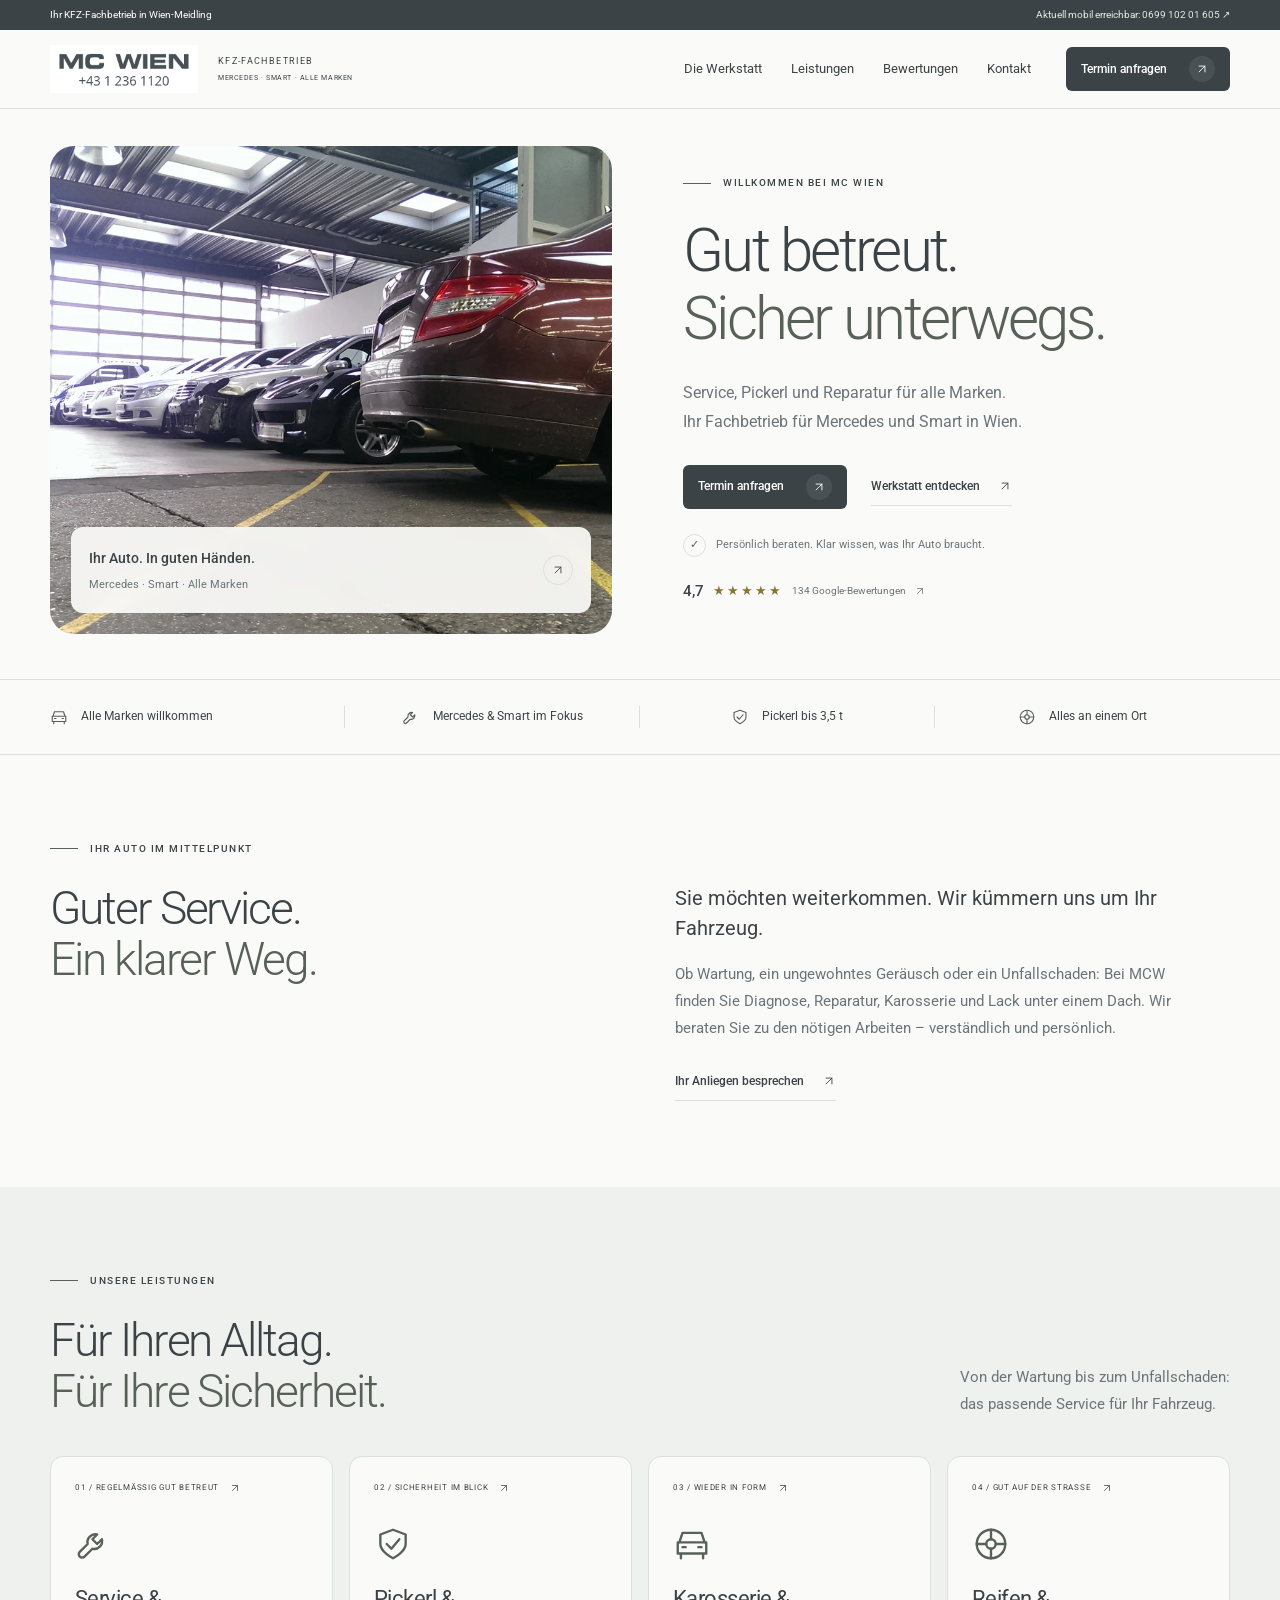
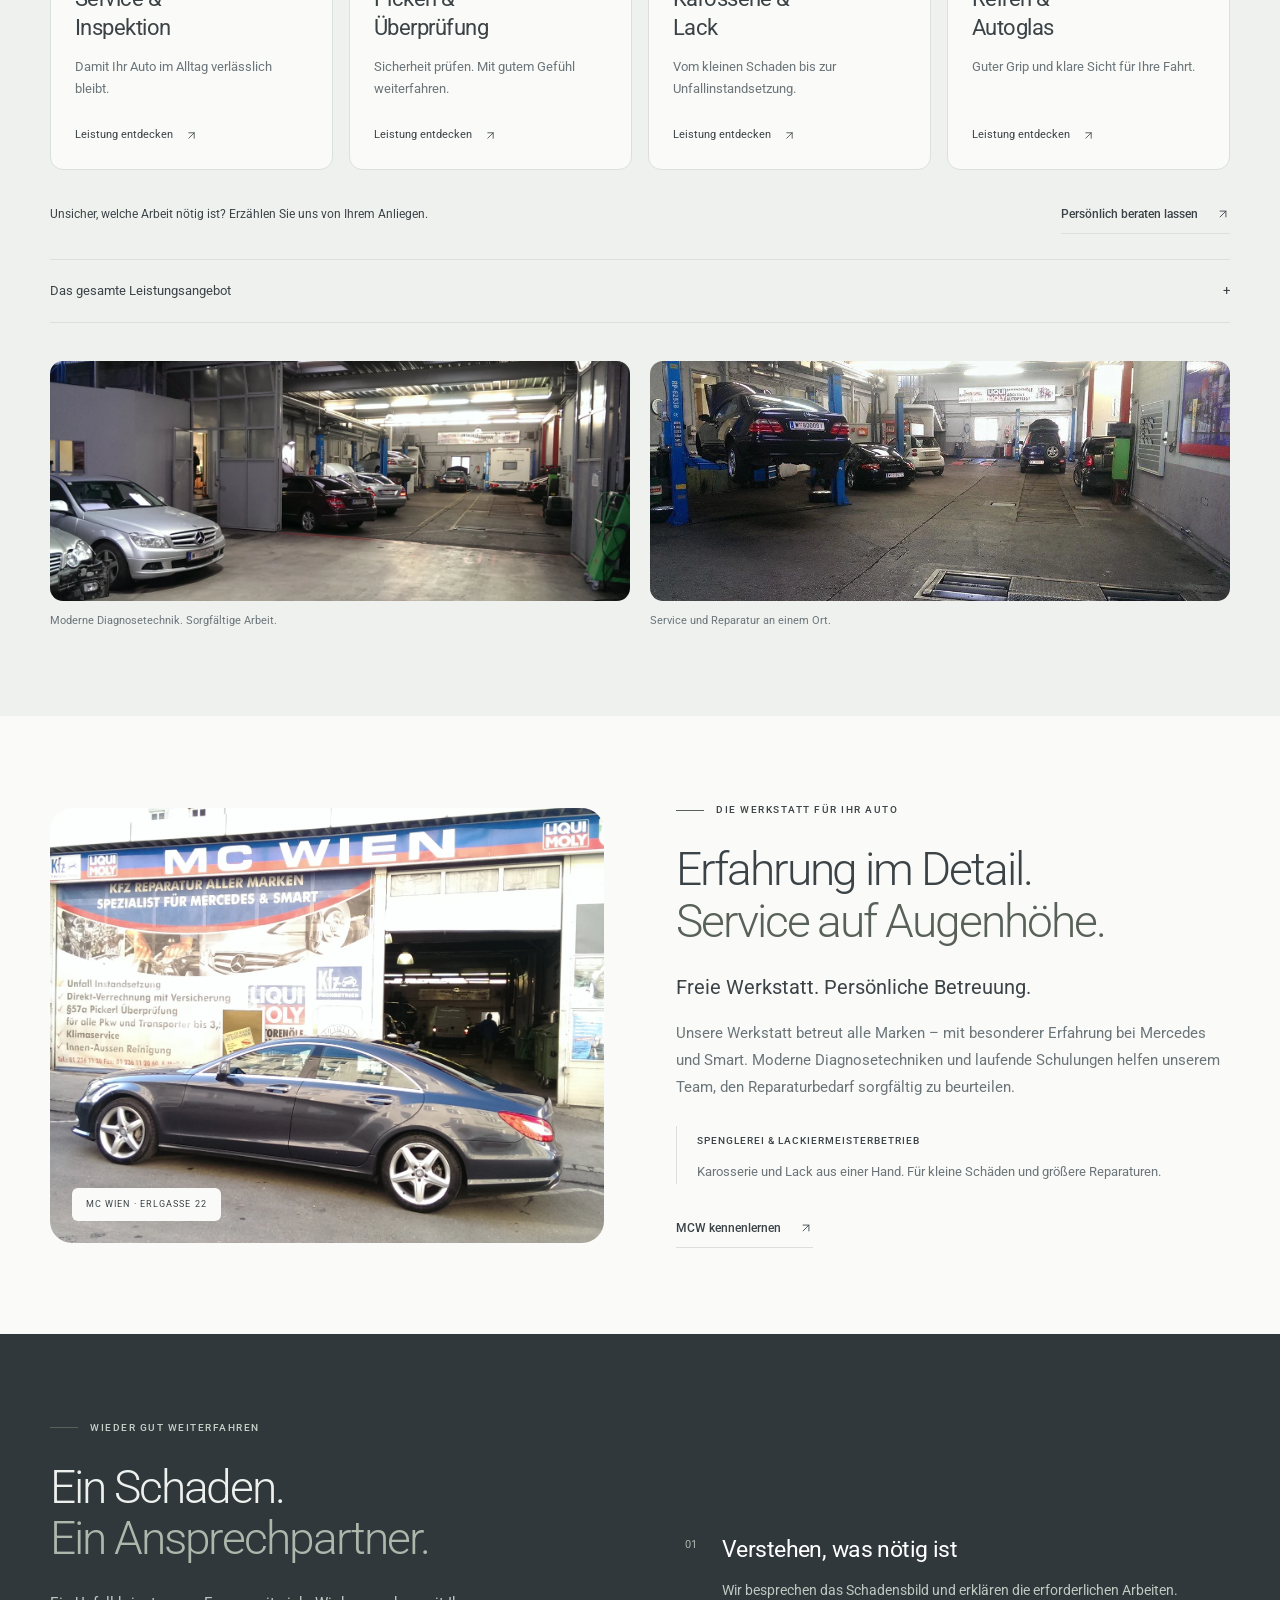
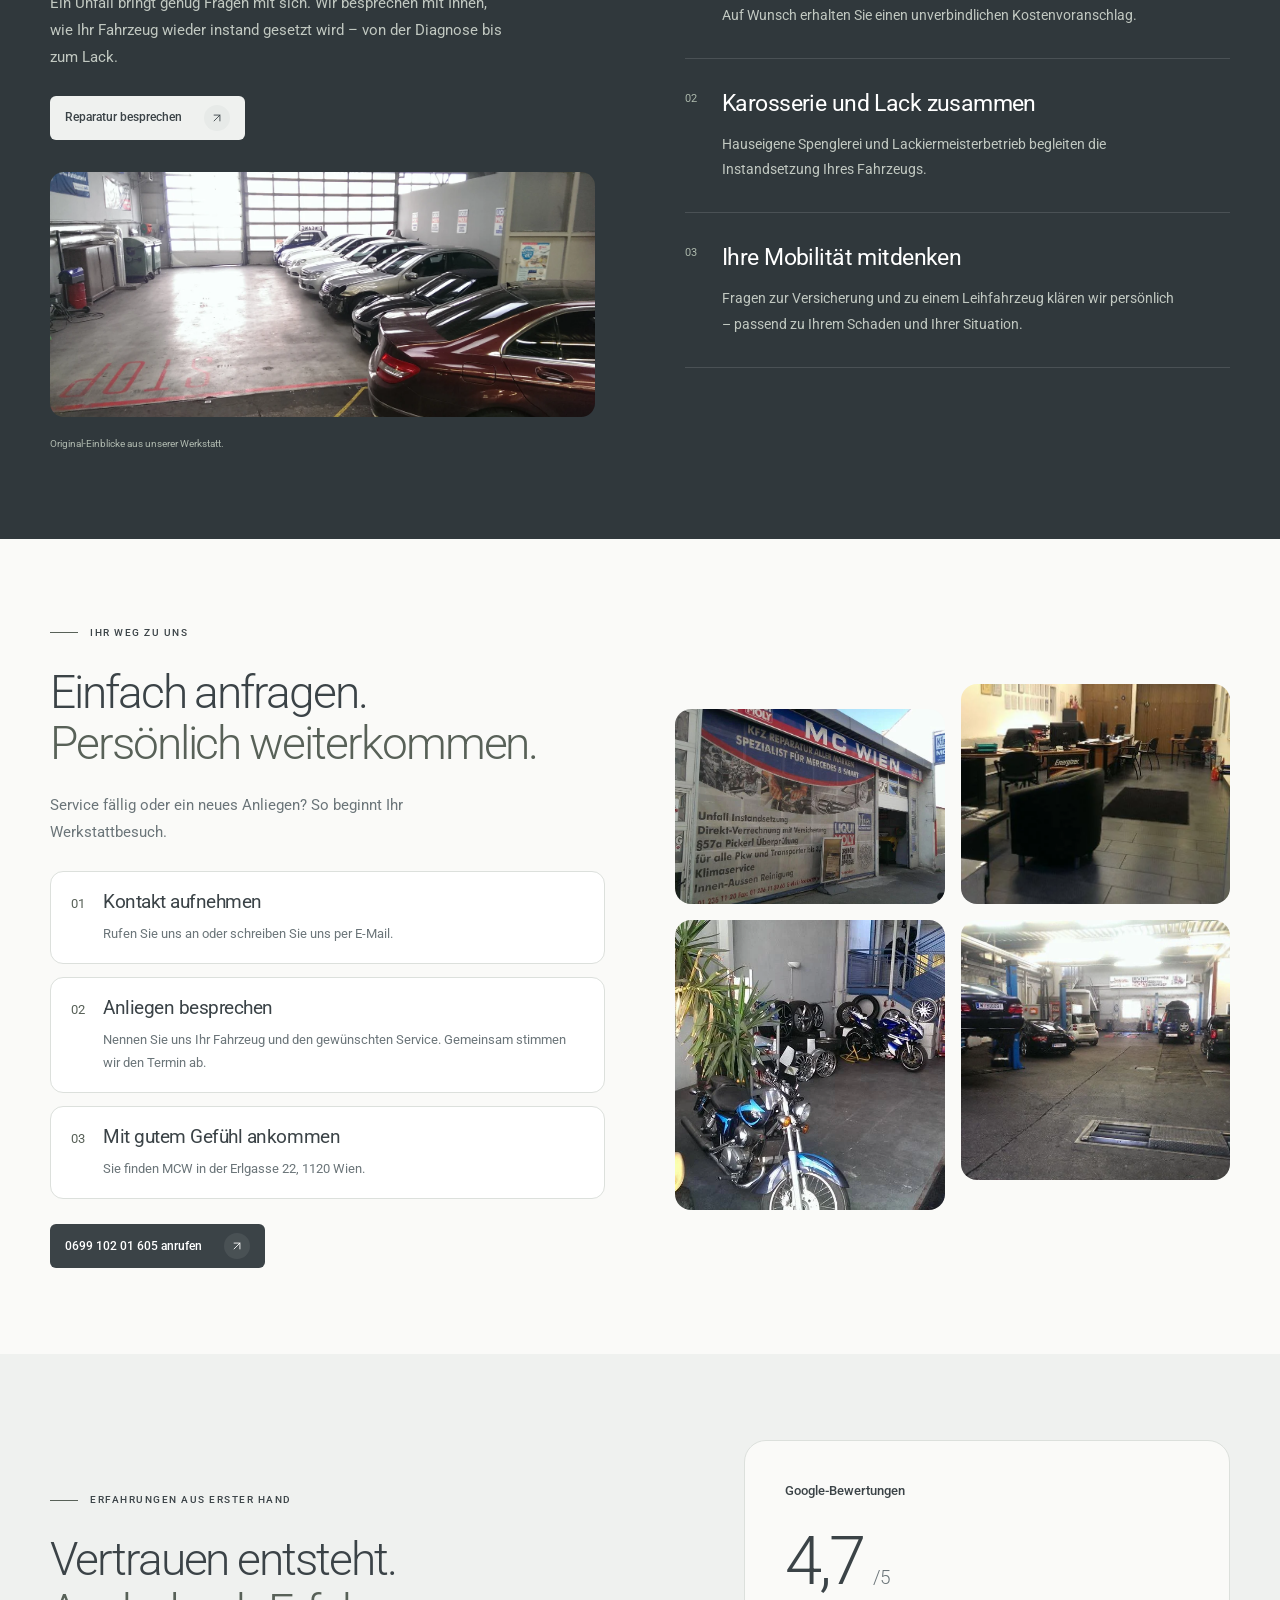
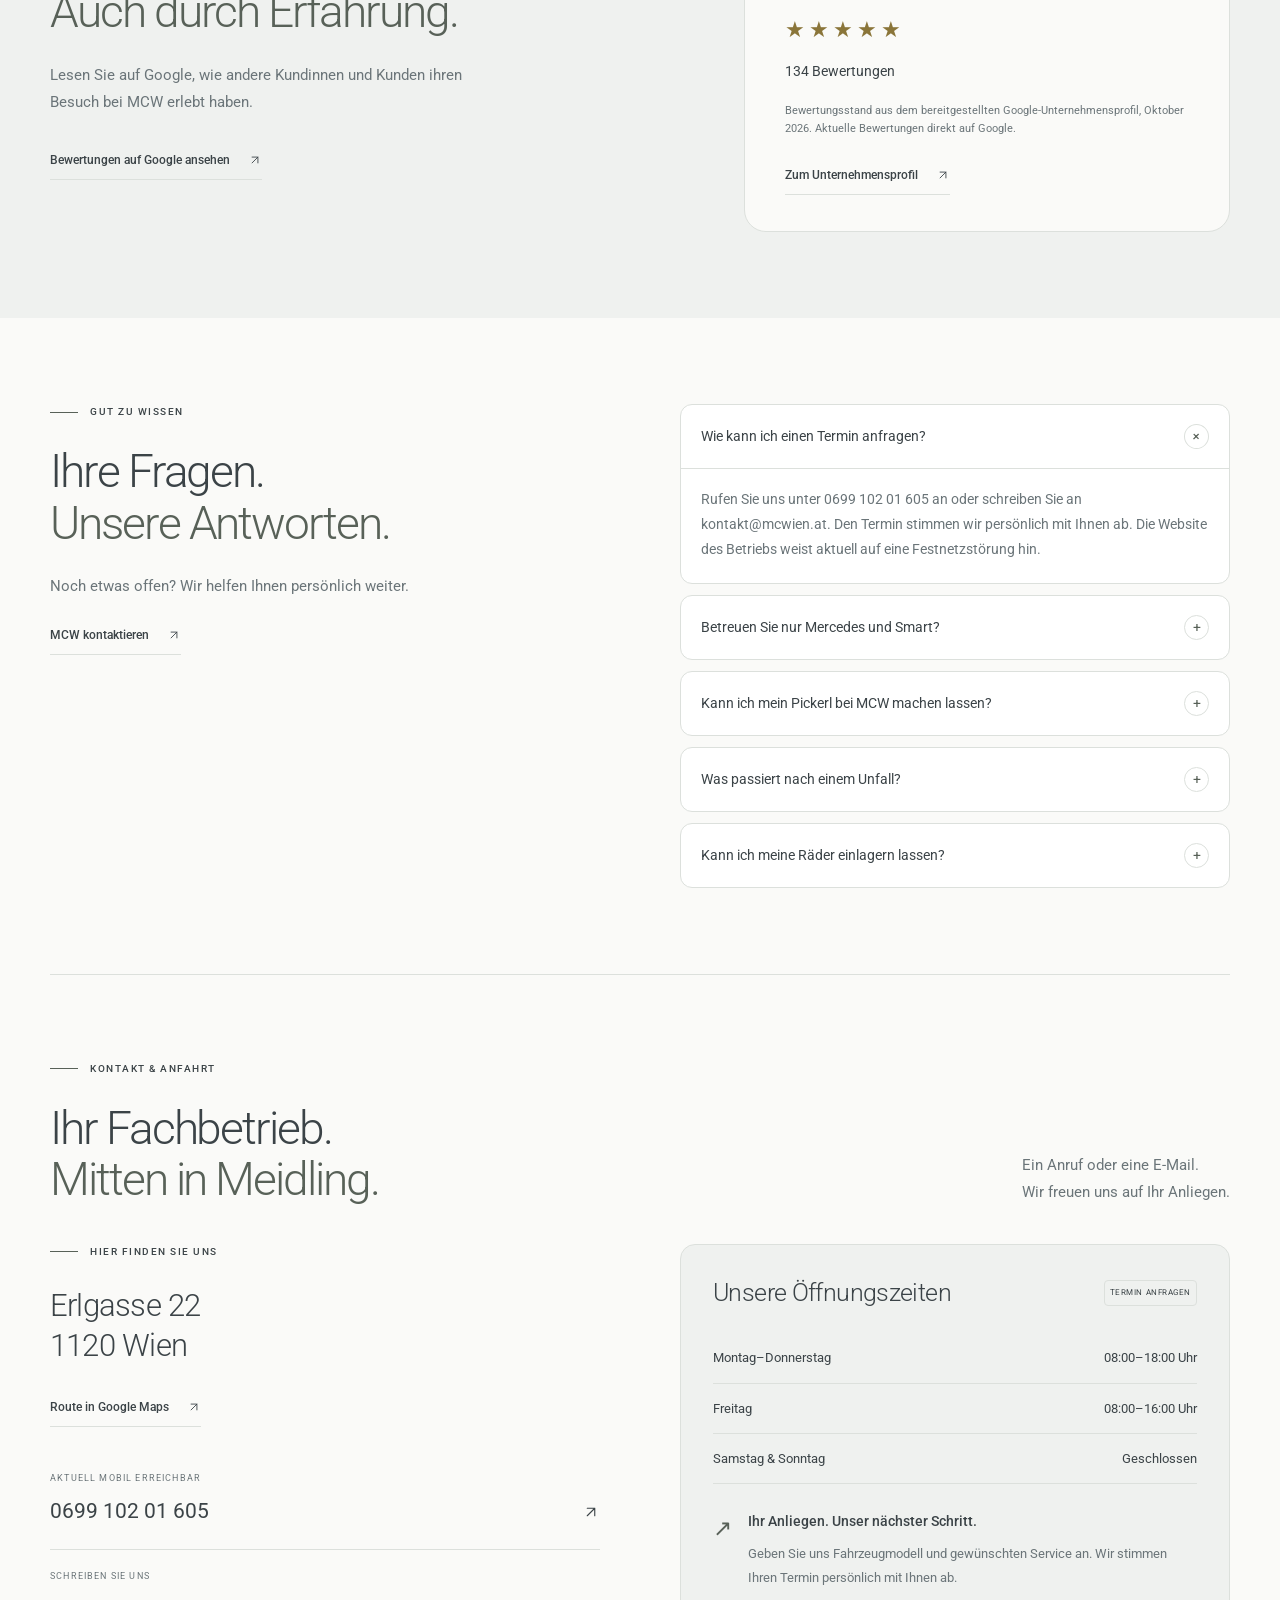
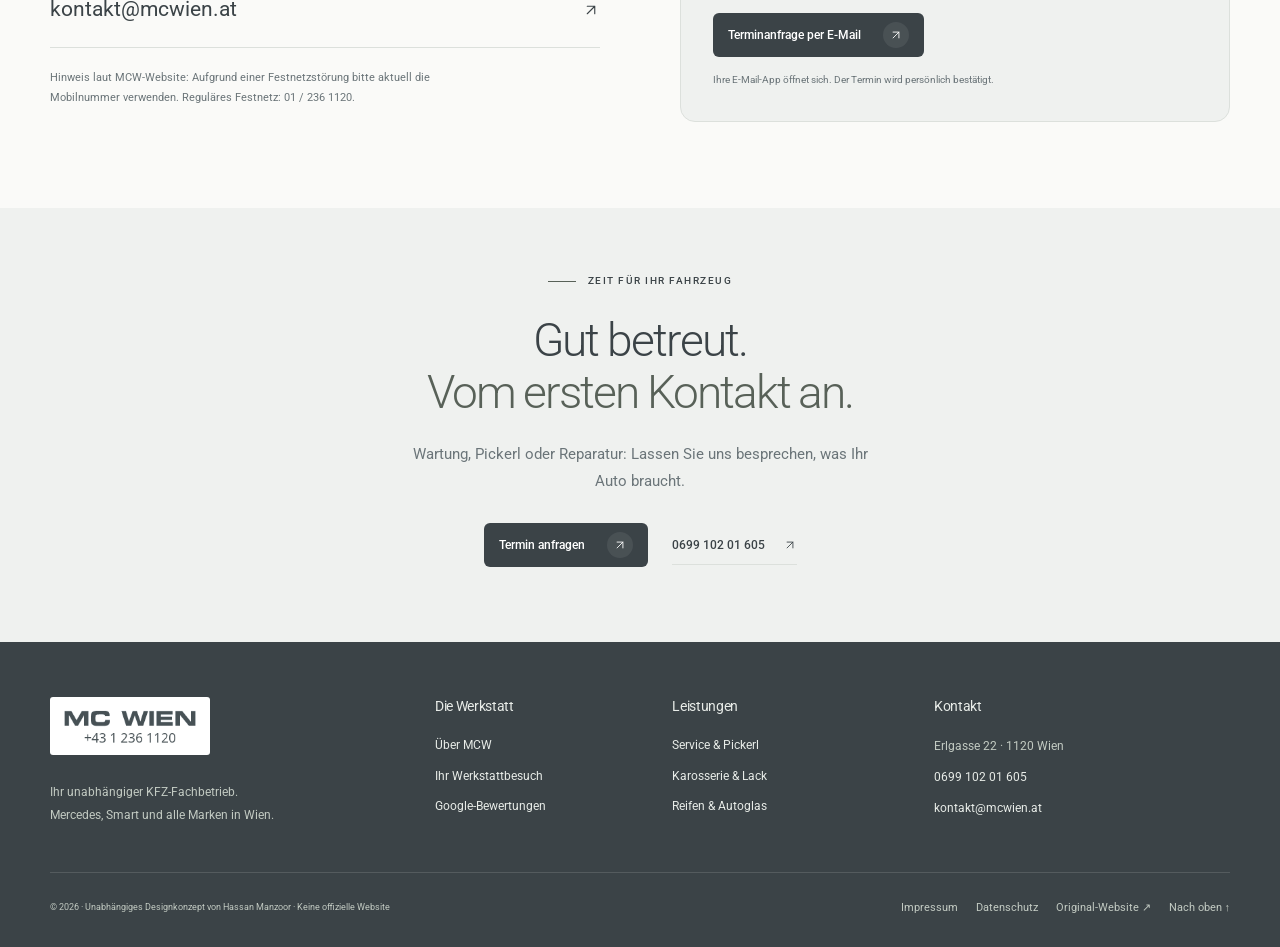
<file: index.html>
<!doctype html><html lang="de"><head><meta charset="utf-8"><meta name="viewport" content="width=device-width,initial-scale=1"><meta name="theme-color" content="#3b4347"><meta name="robots" content="noindex,nofollow"><title>MC Wien · Ihr KFZ-Fachbetrieb in 1120 Wien</title><meta name="description" content="Service, Pickerl, Reparatur, Karosserie, Reifen und Autoglas. MCW in Wien-Meidling: Mercedes, Smart und alle Marken. Unabhängiges Designkonzept."><meta property="og:title" content="MC Wien · Gut betreut. Sicher unterwegs."><meta property="og:description" content="Ein neuer Website-Entwurf für MCW KFZ-Fachbetrieb in Wien."><link rel="icon" href="assets/favicon.svg"><link rel="preload" as="image" href="assets/workshop2.webp"><link rel="preload" as="font" href="assets/roboto-300.ttf" type="font/ttf" crossorigin><link rel="stylesheet" href="style.css"><script src="app.js" defer></script></head><body><a class="skip" href="#main">Zum Inhalt springen</a>
<div class="topline"><div class="wrap"><span>Ihr KFZ-Fachbetrieb in Wien-Meidling</span><a href="tel:+4369910201605">Aktuell mobil erreichbar: 0699 102 01 605 ↗</a></div></div>
<header><div class="wrap nav"><a class="brand" href="/" aria-label="MC Wien – Startseite"><img src="assets/logo.png" width="222" height="71" alt="MC Wien"><span>KFZ-FACHBETRIEB<small>MERCEDES · SMART · ALLE MARKEN</small></span></a><nav id="navigation" aria-label="Hauptnavigation"><a href="#werkstatt">Die Werkstatt</a><a href="#leistungen">Leistungen</a><a href="#bewertungen">Bewertungen</a><a href="#kontakt">Kontakt</a></nav><a class="button" href="#kontakt">Termin anfragen<span><svg viewBox="0 0 24 24" aria-hidden="true"><path d="M7 17 17 7M7 7h10v10"/></svg></span></a><button class="menu" aria-label="Menü öffnen" aria-controls="navigation" aria-expanded="false"><span></span><span></span></button></div></header>
<main id="main"><section class="hero wrap"><div class="hero-visual"><img class="hero-photo" src="assets/workshop2.webp" alt="Mercedes-Fahrzeuge in der MCW-Werkstatt in Wien-Meidling" loading="eager" decoding="async" width="1400" height="792"><div class="photo-tag"><div><strong>Ihr Auto. In guten Händen.</strong><small>Mercedes · Smart · Alle Marken</small></div><a class="text-link" href="#werkstatt" aria-label="Die Werkstatt kennenlernen"><svg viewBox="0 0 24 24" aria-hidden="true"><path d="M7 17 17 7M7 7h10v10"/></svg></a></div></div><div class="hero-copy"><div class="eyebrow">WILLKOMMEN BEI MC WIEN</div><h1>Gut betreut.<br><span>Sicher unterwegs.</span></h1><p>Service, Pickerl und Reparatur für alle Marken.<br>Ihr Fachbetrieb für Mercedes und Smart in Wien.</p><div class="actions"><a class="button" href="#kontakt">Termin anfragen<span><svg viewBox="0 0 24 24" aria-hidden="true"><path d="M7 17 17 7M7 7h10v10"/></svg></span></a><a class="text-link" href="#werkstatt">Werkstatt entdecken<svg viewBox="0 0 24 24" aria-hidden="true"><path d="M7 17 17 7M7 7h10v10"/></svg></a></div><div class="hero-note"><span>✓</span> Persönlich beraten. Klar wissen, was Ihr Auto braucht.</div><a class="hero-rating" href="https://www.google.com/maps/search/?api=1&query=MCW+KFZ-Fachbetrieb+GmbH+Erlgasse+22+1120+Wien"><strong>4,7</strong><span class="stars">★★★★★</span><span>134 Google-Bewertungen <svg viewBox="0 0 24 24" aria-hidden="true"><path d="M7 17 17 7M7 7h10v10"/></svg></span></a></div></section>
<div class="trust-strip"><div class="wrap"><div><svg viewBox="0 0 24 24" aria-hidden="true"><path d="m4 11 2-6h12l2 6M3 11h18v7H3zM5 18v3m14-3v3M6 14h2m8 0h2"/></svg>Alle Marken willkommen</div><div><svg viewBox="0 0 24 24" aria-hidden="true"><path d="M14 6a5 5 0 0 0-6 6l-5 5a2 2 0 0 0 3 3l5-5a5 5 0 0 0 6-6l-3 3-3-3 3-3Z"/></svg>Mercedes & Smart im Fokus</div><div><svg viewBox="0 0 24 24" aria-hidden="true"><path d="m12 3 8 3v6c0 5-8 9-8 9s-8-4-8-9V6z"/><path d="m8 12 3 3 5-6"/></svg>Pickerl bis 3,5 t</div><div><svg viewBox="0 0 24 24" aria-hidden="true"><circle cx="12" cy="12" r="9"/><circle cx="12" cy="12" r="3"/><path d="M12 3v6m0 6v6M3 12h6m6 0h6"/></svg>Alles an einem Ort</div></div></div>
<section id="werkstatt" class="section wrap intro reveal"><div class="eyebrow">IHR AUTO IM MITTELPUNKT</div><div class="intro-grid"><h2>Guter Service.<br><span>Ein klarer Weg.</span></h2><div><p class="lead">Sie möchten weiterkommen. Wir kümmern uns um Ihr Fahrzeug.</p><p>Ob Wartung, ein ungewohntes Geräusch oder ein Unfallschaden: Bei MCW finden Sie Diagnose, Reparatur, Karosserie und Lack unter einem Dach. Wir beraten Sie zu den nötigen Arbeiten – verständlich und persönlich.</p><a class="text-link" href="#kontakt">Ihr Anliegen besprechen<svg viewBox="0 0 24 24" aria-hidden="true"><path d="M7 17 17 7M7 7h10v10"/></svg></a></div></div></section>
<section id="leistungen" class="section services"><div class="wrap"><div class="section-head reveal"><div><div class="eyebrow">UNSERE LEISTUNGEN</div><h2>Für Ihren Alltag.<br><span>Für Ihre Sicherheit.</span></h2></div><p>Von der Wartung bis zum Unfallschaden:<br>das passende Service für Ihr Fahrzeug.</p></div><div class="service-grid"><button class="service-card reveal" data-service="0" aria-haspopup="dialog"><span class="card-top">01 / REGELMÄSSIG GUT BETREUT<svg viewBox="0 0 24 24" aria-hidden="true"><path d="M7 17 17 7M7 7h10v10"/></svg></span><svg viewBox="0 0 24 24" aria-hidden="true"><path d="M14 6a5 5 0 0 0-6 6l-5 5a2 2 0 0 0 3 3l5-5a5 5 0 0 0 6-6l-3 3-3-3 3-3Z"/></svg><h3>Service &<br>Inspektion</h3><p>Damit Ihr Auto im Alltag verlässlich bleibt.</p><span class="card-link">Leistung entdecken <svg viewBox="0 0 24 24" aria-hidden="true"><path d="M7 17 17 7M7 7h10v10"/></svg></span></button><button class="service-card reveal" data-service="1" aria-haspopup="dialog"><span class="card-top">02 / SICHERHEIT IM BLICK<svg viewBox="0 0 24 24" aria-hidden="true"><path d="M7 17 17 7M7 7h10v10"/></svg></span><svg viewBox="0 0 24 24" aria-hidden="true"><path d="m12 3 8 3v6c0 5-8 9-8 9s-8-4-8-9V6z"/><path d="m8 12 3 3 5-6"/></svg><h3>Pickerl &<br>Überprüfung</h3><p>Sicherheit prüfen. Mit gutem Gefühl weiterfahren.</p><span class="card-link">Leistung entdecken <svg viewBox="0 0 24 24" aria-hidden="true"><path d="M7 17 17 7M7 7h10v10"/></svg></span></button><button class="service-card reveal" data-service="2" aria-haspopup="dialog"><span class="card-top">03 / WIEDER IN FORM<svg viewBox="0 0 24 24" aria-hidden="true"><path d="M7 17 17 7M7 7h10v10"/></svg></span><svg viewBox="0 0 24 24" aria-hidden="true"><path d="m4 11 2-6h12l2 6M3 11h18v7H3zM5 18v3m14-3v3M6 14h2m8 0h2"/></svg><h3>Karosserie &<br>Lack</h3><p>Vom kleinen Schaden bis zur Unfallinstandsetzung.</p><span class="card-link">Leistung entdecken <svg viewBox="0 0 24 24" aria-hidden="true"><path d="M7 17 17 7M7 7h10v10"/></svg></span></button><button class="service-card reveal" data-service="3" aria-haspopup="dialog"><span class="card-top">04 / GUT AUF DER STRASSE<svg viewBox="0 0 24 24" aria-hidden="true"><path d="M7 17 17 7M7 7h10v10"/></svg></span><svg viewBox="0 0 24 24" aria-hidden="true"><circle cx="12" cy="12" r="9"/><circle cx="12" cy="12" r="3"/><path d="M12 3v6m0 6v6M3 12h6m6 0h6"/></svg><h3>Reifen &<br>Autoglas</h3><p>Guter Grip und klare Sicht für Ihre Fahrt.</p><span class="card-link">Leistung entdecken <svg viewBox="0 0 24 24" aria-hidden="true"><path d="M7 17 17 7M7 7h10v10"/></svg></span></button></div><div class="service-bottom"><p>Unsicher, welche Arbeit nötig ist? Erzählen Sie uns von Ihrem Anliegen.</p><a class="text-link" href="#kontakt">Persönlich beraten lassen<svg viewBox="0 0 24 24" aria-hidden="true"><path d="M7 17 17 7M7 7h10v10"/></svg></a></div><details class="all-services"><summary>Das gesamte Leistungsangebot <span>+</span></summary><p>Service und Inspektionen · Fahrzeugdiagnose und Reparaturen · § 57a-Begutachtung bis 3,5 t · Kleinschaden- und Unfallinstandsetzung · Spenglerei und Lackierarbeiten · Reifenberatung und Reifenservice · Achsvermessung · Räderwäsche und Einlagerung · Windschutz-, Seiten- und Heckscheiben · Fahrzeugpflege</p></details><div class="practice-gallery"><figure><img class="" src="assets/workshop1.webp" alt="Blick in die MCW-Werkstatt mit Fahrzeugen und Arbeitsplätzen" loading="lazy" decoding="async" width="1400" height="792"><figcaption>Moderne Diagnosetechnik. Sorgfältige Arbeit.</figcaption></figure><figure><img class="" src="assets/workshop7.webp" alt="Fahrzeuge auf Hebebühnen in der MCW-Werkstatt" loading="lazy" decoding="async" width="1400" height="792"><figcaption>Service und Reparatur an einem Ort.</figcaption></figure></div></div></section>
<section class="section wrap team"><div class="team-image reveal"><img class="" src="assets/workshop4.webp" alt="Eingang von MC Wien in der Erlgasse mit Mercedes-Fahrzeug" loading="lazy" decoding="async" width="1400" height="792"><span class="image-label">MC WIEN · ERLGASSE 22</span></div><div class="team-copy reveal"><div class="eyebrow">DIE WERKSTATT FÜR IHR AUTO</div><h2>Erfahrung im Detail.<br><span>Service auf Augenhöhe.</span></h2><p class="lead">Freie Werkstatt. Persönliche Betreuung.</p><p>Unsere Werkstatt betreut alle Marken – mit besonderer Erfahrung bei Mercedes und Smart. Moderne Diagnosetechniken und laufende Schulungen helfen unserem Team, den Reparaturbedarf sorgfältig zu beurteilen.</p><div class="qualification"><strong>SPENGLEREI & LACKIERMEISTERBETRIEB</strong><p>Karosserie und Lack aus einer Hand. Für kleine Schäden und größere Reparaturen.</p></div><a class="text-link" href="#besuch">MCW kennenlernen<svg viewBox="0 0 24 24" aria-hidden="true"><path d="M7 17 17 7M7 7h10v10"/></svg></a></div></section>
<section class="comfort section"><div class="wrap comfort-grid"><div class="reveal"><div class="eyebrow">WIEDER GUT WEITERFAHREN</div><h2>Ein Schaden.<br><span>Ein Ansprechpartner.</span></h2><p>Ein Unfall bringt genug Fragen mit sich. Wir besprechen mit Ihnen, wie Ihr Fahrzeug wieder instand gesetzt wird – von der Diagnose bis zum Lack.</p><a class="button light" href="#kontakt">Reparatur besprechen<span><svg viewBox="0 0 24 24" aria-hidden="true"><path d="M7 17 17 7M7 7h10v10"/></svg></span></a><figure class="comfort-photo"><img class="" src="assets/workshop3.webp" alt="Fahrzeuge im hellen Werkstattbereich von MC Wien" loading="lazy" decoding="async" width="1400" height="792"><figcaption>Original-Einblicke aus unserer Werkstatt.</figcaption></figure></div><div class="comfort-list reveal"><div><span>01</span><div><h3>Verstehen, was nötig ist</h3><p>Wir besprechen das Schadensbild und erklären die erforderlichen Arbeiten. Auf Wunsch erhalten Sie einen unverbindlichen Kostenvoranschlag.</p></div></div><div><span>02</span><div><h3>Karosserie und Lack zusammen</h3><p>Hauseigene Spenglerei und Lackiermeisterbetrieb begleiten die Instandsetzung Ihres Fahrzeugs.</p></div></div><div><span>03</span><div><h3>Ihre Mobilität mitdenken</h3><p>Fragen zur Versicherung und zu einem Leihfahrzeug klären wir persönlich – passend zu Ihrem Schaden und Ihrer Situation.</p></div></div></div></div></section>
<section id="besuch" class="section wrap visit"><div class="visit-layout"><div class="reveal"><div class="eyebrow">IHR WEG ZU UNS</div><h2>Einfach anfragen.<br><span>Persönlich weiterkommen.</span></h2><p class="visit-intro">Service fällig oder ein neues Anliegen? So beginnt Ihr Werkstattbesuch.</p><div class="steps"><div><span>01</span><div><h3>Kontakt aufnehmen</h3><p>Rufen Sie uns an oder schreiben Sie uns per E-Mail.</p></div></div><div><span>02</span><div><h3>Anliegen besprechen</h3><p>Nennen Sie uns Ihr Fahrzeug und den gewünschten Service. Gemeinsam stimmen wir den Termin ab.</p></div></div><div><span>03</span><div><h3>Mit gutem Gefühl ankommen</h3><p>Sie finden MCW in der Erlgasse 22, 1120 Wien.</p></div></div></div><a class="button" href="tel:+4369910201605">0699 102 01 605 anrufen<span><svg viewBox="0 0 24 24" aria-hidden="true"><path d="M7 17 17 7M7 7h10v10"/></svg></span></a></div><div class="visit-masonry reveal"><figure><img class="" src="assets/workshop5.webp" alt="Außenansicht und Einfahrt von MC Wien" loading="lazy" decoding="async" width="1400" height="792"></figure><figure><img class="" src="assets/workshop8.webp" alt="Empfang und Beratung bei MC Wien" loading="lazy" decoding="async" width="1400" height="792"></figure><figure><img class="" src="assets/workshop6.webp" alt="Zweiräder im MCW-Werkstattbereich" loading="lazy" decoding="async" width="1400" height="792"></figure><figure><img class="" src="assets/workshop7.webp" alt="Arbeitsplätze und Hebebühnen von MCW" loading="lazy" decoding="async" width="1400" height="792"></figure></div></div></section>
<section id="bewertungen" class="reviews section"><div class="wrap review-grid"><div class="reveal"><div class="eyebrow">ERFAHRUNGEN AUS ERSTER HAND</div><h2>Vertrauen entsteht.<br><span>Auch durch Erfahrung.</span></h2><p>Lesen Sie auf Google, wie andere Kundinnen und Kunden ihren Besuch bei MCW erlebt haben.</p><a class="text-link" href="https://www.google.com/maps/search/?api=1&query=MCW+KFZ-Fachbetrieb+GmbH+Erlgasse+22+1120+Wien">Bewertungen auf Google ansehen<svg viewBox="0 0 24 24" aria-hidden="true"><path d="M7 17 17 7M7 7h10v10"/></svg></a></div><div class="rating-card reveal"><span class="google-label">Google-Bewertungen</span><div class="rating-score">4,7<span>/ 5</span></div><div class="stars">★★★★★</div><strong>134 Bewertungen</strong><p>Bewertungsstand aus dem bereitgestellten Google-Unternehmensprofil, Oktober 2026. Aktuelle Bewertungen direkt auf Google.</p><a class="text-link" href="https://www.google.com/maps/search/?api=1&query=MCW+KFZ-Fachbetrieb+GmbH+Erlgasse+22+1120+Wien">Zum Unternehmensprofil<svg viewBox="0 0 24 24" aria-hidden="true"><path d="M7 17 17 7M7 7h10v10"/></svg></a></div></div></section>
<section class="section wrap faq"><div class="faq-grid"><div class="reveal"><div class="eyebrow">GUT ZU WISSEN</div><h2>Ihre Fragen.<br><span>Unsere Antworten.</span></h2><p>Noch etwas offen? Wir helfen Ihnen persönlich weiter.</p><a class="text-link" href="#kontakt">MCW kontaktieren<svg viewBox="0 0 24 24" aria-hidden="true"><path d="M7 17 17 7M7 7h10v10"/></svg></a></div><div class="questions reveal"><details open><summary>Wie kann ich einen Termin anfragen?<span>+</span></summary><p>Rufen Sie uns unter 0699 102 01 605 an oder schreiben Sie an kontakt@mcwien.at. Den Termin stimmen wir persönlich mit Ihnen ab. Die Website des Betriebs weist aktuell auf eine Festnetzstörung hin.</p></details><details ><summary>Betreuen Sie nur Mercedes und Smart?<span>+</span></summary><p>Nein. MCW ist eine freie KFZ-Werkstatt für alle Marken, mit besonderem Schwerpunkt auf Mercedes und Smart.</p></details><details ><summary>Kann ich mein Pickerl bei MCW machen lassen?<span>+</span></summary><p>Ja. MCW bietet die § 57a-Begutachtung für alle Marken bis 3,5 t an. Bitte vereinbaren Sie vorab einen Termin.</p></details><details ><summary>Was passiert nach einem Unfall?<span>+</span></summary><p>Wir besprechen den Schaden und die notwendigen Arbeiten. Hauseigene Spenglerei und Lackiermeisterbetrieb ermöglichen Karosserie- und Lackarbeiten aus einer Hand. Fragen zu Versicherung und Ersatzfahrzeug klären wir individuell.</p></details><details ><summary>Kann ich meine Räder einlagern lassen?<span>+</span></summary><p>Ja. Zum Reifenservice gehören auch die Einlagerung von Sommer- und Winterrädern, Räderwäsche und Achsvermessung.</p></details></div></div></section>
<section id="kontakt" class="section wrap contact"><div class="section-head reveal"><div><div class="eyebrow">KONTAKT & ANFAHRT</div><h2>Ihr Fachbetrieb.<br><span>Mitten in Meidling.</span></h2></div><p>Ein Anruf oder eine E-Mail.<br>Wir freuen uns auf Ihr Anliegen.</p></div><div class="contact-grid"><div class="contact-address reveal"><div class="eyebrow">HIER FINDEN SIE UNS</div><h3>Erlgasse 22<br>1120 Wien</h3><a class="text-link" href="https://www.google.com/maps/search/?api=1&query=MCW+KFZ-Fachbetrieb+GmbH+Erlgasse+22+1120+Wien">Route in Google Maps<svg viewBox="0 0 24 24" aria-hidden="true"><path d="M7 17 17 7M7 7h10v10"/></svg></a><div class="contact-links"><a href="tel:+4369910201605"><small>AKTUELL MOBIL ERREICHBAR</small><span>0699 102 01 605 <svg viewBox="0 0 24 24" aria-hidden="true"><path d="M7 17 17 7M7 7h10v10"/></svg></span></a><a href="mailto:kontakt@mcwien.at?subject=Terminanfrage%20MCW"><small>SCHREIBEN SIE UNS</small><span>kontakt@mcwien.at <svg viewBox="0 0 24 24" aria-hidden="true"><path d="M7 17 17 7M7 7h10v10"/></svg></span></a></div><p class="contact-note">Hinweis laut MCW-Website: Aufgrund einer Festnetzstörung bitte aktuell die Mobilnummer verwenden. Reguläres Festnetz: 01 / 236 1120.</p></div><div class="hours reveal"><div class="hours-heading"><h3>Unsere Öffnungszeiten</h3><span>TERMIN ANFRAGEN</span></div><dl><div><dt>Montag–Donnerstag</dt><dd>08:00–18:00 Uhr</dd></div><div><dt>Freitag</dt><dd>08:00–16:00 Uhr</dd></div><div><dt>Samstag & Sonntag</dt><dd>Geschlossen</dd></div></dl><div class="booking-note"><span>↗</span><div><strong>Ihr Anliegen. Unser nächster Schritt.</strong><p>Geben Sie uns Fahrzeugmodell und gewünschten Service an. Wir stimmen Ihren Termin persönlich mit Ihnen ab.</p></div></div><a class="button" href="mailto:kontakt@mcwien.at?subject=Terminanfrage%20MCW">Terminanfrage per E-Mail<span><svg viewBox="0 0 24 24" aria-hidden="true"><path d="M7 17 17 7M7 7h10v10"/></svg></span></a><small>Ihre E-Mail-App öffnet sich. Der Termin wird persönlich bestätigt.</small></div></div></section>
<section class="closing"><div class="wrap reveal"><div class="eyebrow">ZEIT FÜR IHR FAHRZEUG</div><h2>Gut betreut.<br><span>Vom ersten Kontakt an.</span></h2><p>Wartung, Pickerl oder Reparatur: Lassen Sie uns besprechen, was Ihr Auto braucht.</p><div class="actions"><a class="button" href="#kontakt">Termin anfragen<span><svg viewBox="0 0 24 24" aria-hidden="true"><path d="M7 17 17 7M7 7h10v10"/></svg></span></a><a class="text-link" href="tel:+4369910201605">0699 102 01 605<svg viewBox="0 0 24 24" aria-hidden="true"><path d="M7 17 17 7M7 7h10v10"/></svg></a></div></div></section></main>
<footer><div class="wrap"><div class="footer-grid"><div><a class="brand" href="/" aria-label="MC Wien – Startseite"><img src="assets/logo.png" width="222" height="71" alt="MC Wien"><span>KFZ-FACHBETRIEB<small>MERCEDES · SMART · ALLE MARKEN</small></span></a><p>Ihr unabhängiger KFZ-Fachbetrieb.<br>Mercedes, Smart und alle Marken in Wien.</p></div><div><h3>Die Werkstatt</h3><a href="#werkstatt">Über MCW</a><a href="#besuch">Ihr Werkstattbesuch</a><a href="#bewertungen">Google-Bewertungen</a></div><div><h3>Leistungen</h3><a href="#leistungen">Service & Pickerl</a><a href="#leistungen">Karosserie & Lack</a><a href="#leistungen">Reifen & Autoglas</a></div><div><h3>Kontakt</h3><p>Erlgasse 22 · 1120 Wien</p><a href="tel:+4369910201605">0699 102 01 605</a><a href="mailto:kontakt@mcwien.at">kontakt@mcwien.at</a></div></div><div class="footer-bottom"><span>© 2026 · Unabhängiges Designkonzept von Hassan Manzoor · Keine offizielle Website</span><div><a href="impressum.html">Impressum</a><a href="datenschutz.html">Datenschutz</a><a href="https://www.mcwien.at/">Original-Website ↗</a><a href="#main">Nach oben ↑</a></div></div></div></footer>
<div class="mobile-bar"><a class="button" href="tel:+4369910201605">Anrufen<span><svg viewBox="0 0 24 24" aria-hidden="true"><path d="M7 17 17 7M7 7h10v10"/></svg></span></a><a class="button" href="#kontakt">Termin anfragen<span><svg viewBox="0 0 24 24" aria-hidden="true"><path d="M7 17 17 7M7 7h10v10"/></svg></span></a></div><dialog id="detail-dialog" aria-labelledby="dialog-title"><button class="dialog-close" aria-label="Schließen">×</button><div id="dialog-content"></div></dialog></body></html>
</file>
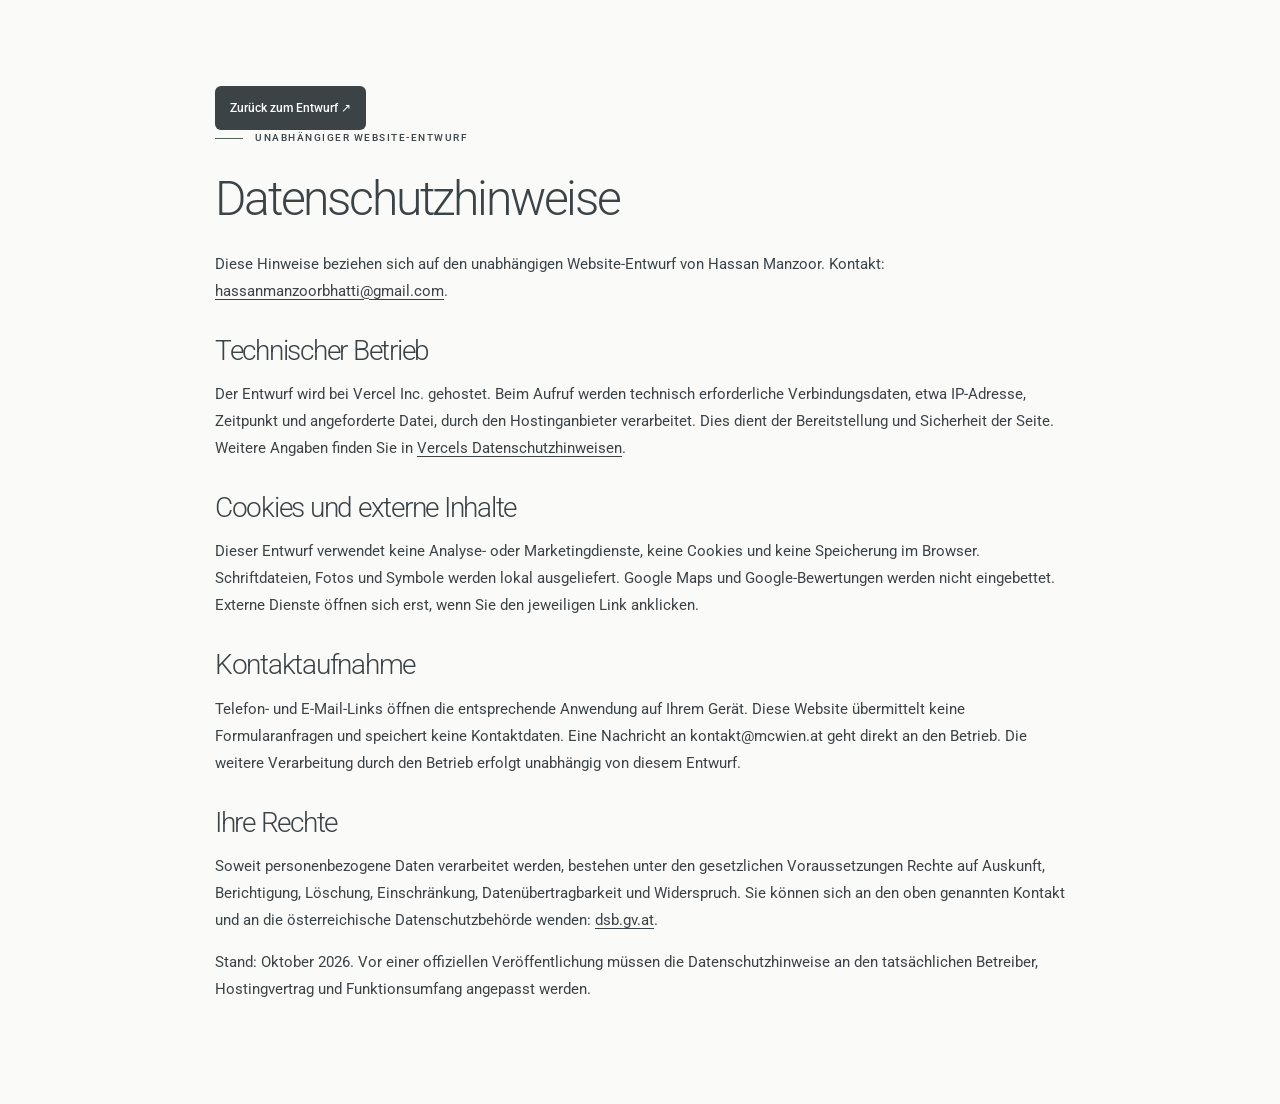
<file: datenschutz.html>
<!doctype html><html lang="de"><head><meta charset="utf-8"><meta name="viewport" content="width=device-width,initial-scale=1"><meta name="robots" content="noindex,nofollow"><title>Datenschutzhinweise · MC Wien Designkonzept</title><link rel="stylesheet" href="style.css"></head><body><main class="section wrap legal-page"><a class="button" href="/">Zurück zum Entwurf ↗</a><div class="eyebrow">UNABHÄNGIGER WEBSITE-ENTWURF</div><h1>Datenschutzhinweise</h1><p>Diese Hinweise beziehen sich auf den unabhängigen Website-Entwurf von Hassan Manzoor. Kontakt: <a href="mailto:hassanmanzoorbhatti@gmail.com">hassanmanzoorbhatti@gmail.com</a>.</p><h2>Technischer Betrieb</h2><p>Der Entwurf wird bei Vercel Inc. gehostet. Beim Aufruf werden technisch erforderliche Verbindungsdaten, etwa IP-Adresse, Zeitpunkt und angeforderte Datei, durch den Hostinganbieter verarbeitet. Dies dient der Bereitstellung und Sicherheit der Seite. Weitere Angaben finden Sie in <a href="https://vercel.com/legal/privacy-policy">Vercels Datenschutzhinweisen</a>.</p><h2>Cookies und externe Inhalte</h2><p>Dieser Entwurf verwendet keine Analyse- oder Marketingdienste, keine Cookies und keine Speicherung im Browser. Schriftdateien, Fotos und Symbole werden lokal ausgeliefert. Google Maps und Google-Bewertungen werden nicht eingebettet. Externe Dienste öffnen sich erst, wenn Sie den jeweiligen Link anklicken.</p><h2>Kontaktaufnahme</h2><p>Telefon- und E-Mail-Links öffnen die entsprechende Anwendung auf Ihrem Gerät. Diese Website übermittelt keine Formularanfragen und speichert keine Kontaktdaten. Eine Nachricht an kontakt@mcwien.at geht direkt an den Betrieb. Die weitere Verarbeitung durch den Betrieb erfolgt unabhängig von diesem Entwurf.</p><h2>Ihre Rechte</h2><p>Soweit personenbezogene Daten verarbeitet werden, bestehen unter den gesetzlichen Voraussetzungen Rechte auf Auskunft, Berichtigung, Löschung, Einschränkung, Datenübertragbarkeit und Widerspruch. Sie können sich an den oben genannten Kontakt und an die österreichische Datenschutzbehörde wenden: <a href="https://www.dsb.gv.at/">dsb.gv.at</a>.</p><p>Stand: Oktober 2026. Vor einer offiziellen Veröffentlichung müssen die Datenschutzhinweise an den tatsächlichen Betreiber, Hostingvertrag und Funktionsumfang angepasst werden.</p></main></body></html>
</file>
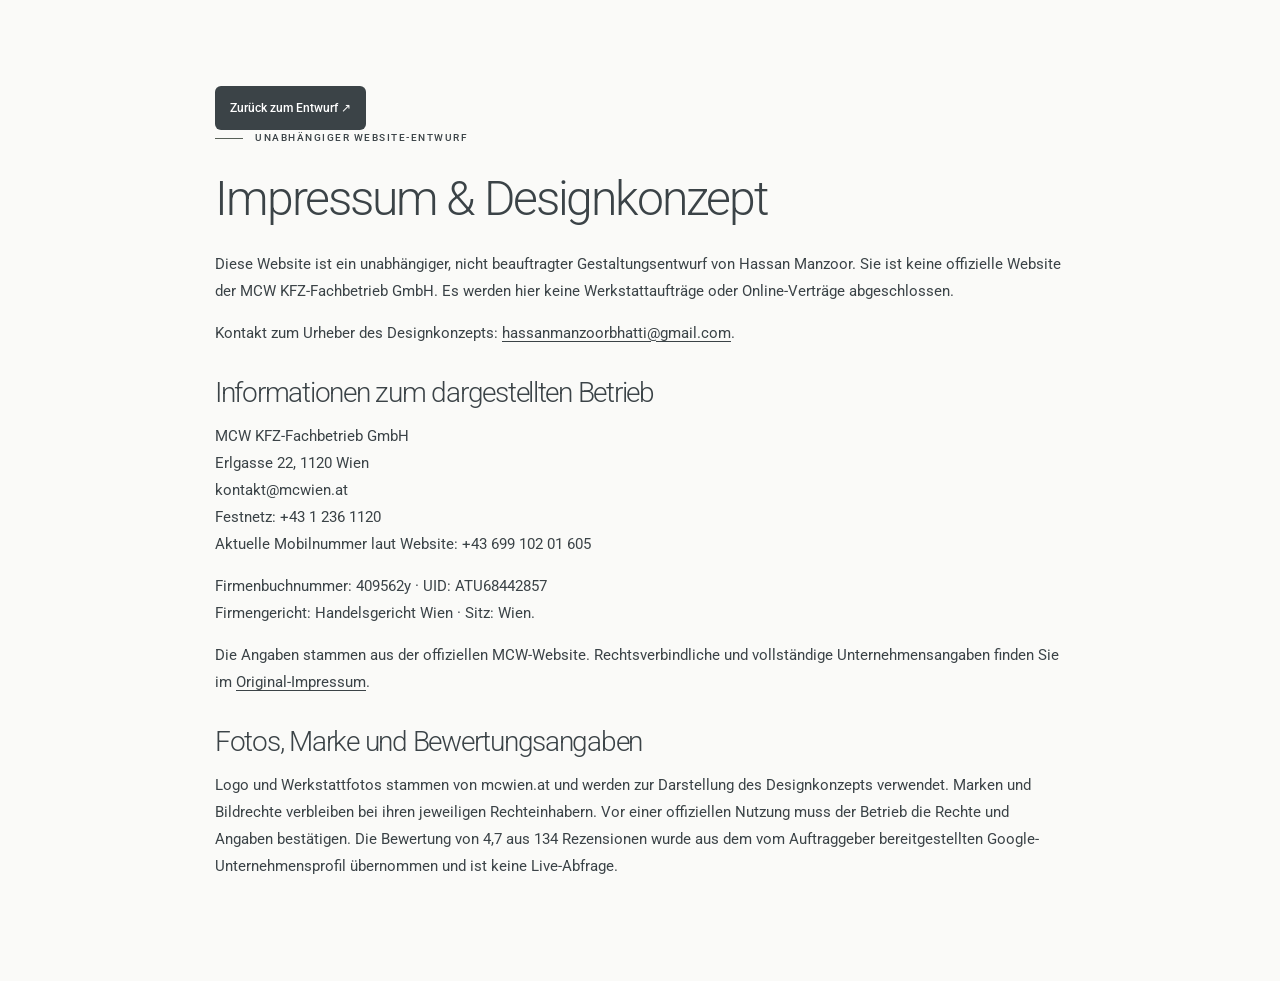
<file: impressum.html>
<!doctype html><html lang="de"><head><meta charset="utf-8"><meta name="viewport" content="width=device-width,initial-scale=1"><meta name="robots" content="noindex,nofollow"><title>Impressum & Designkonzept · MC Wien Designkonzept</title><link rel="stylesheet" href="style.css"></head><body><main class="section wrap legal-page"><a class="button" href="/">Zurück zum Entwurf ↗</a><div class="eyebrow">UNABHÄNGIGER WEBSITE-ENTWURF</div><h1>Impressum & Designkonzept</h1><p>Diese Website ist ein unabhängiger, nicht beauftragter Gestaltungsentwurf von Hassan Manzoor. Sie ist keine offizielle Website der MCW KFZ-Fachbetrieb GmbH. Es werden hier keine Werkstattaufträge oder Online-Verträge abgeschlossen.</p><p>Kontakt zum Urheber des Designkonzepts: <a href="mailto:hassanmanzoorbhatti@gmail.com">hassanmanzoorbhatti@gmail.com</a>.</p><h2>Informationen zum dargestellten Betrieb</h2><p>MCW KFZ-Fachbetrieb GmbH<br>Erlgasse 22, 1120 Wien<br>kontakt@mcwien.at<br>Festnetz: +43 1 236 1120<br>Aktuelle Mobilnummer laut Website: +43 699 102 01 605</p><p>Firmenbuchnummer: 409562y · UID: ATU68442857<br>Firmengericht: Handelsgericht Wien · Sitz: Wien.</p><p>Die Angaben stammen aus der offiziellen MCW-Website. Rechtsverbindliche und vollständige Unternehmensangaben finden Sie im <a href="https://www.mcwien.at/impressum">Original-Impressum</a>.</p><h2>Fotos, Marke und Bewertungsangaben</h2><p>Logo und Werkstattfotos stammen von mcwien.at und werden zur Darstellung des Designkonzepts verwendet. Marken und Bildrechte verbleiben bei ihren jeweiligen Rechteinhabern. Vor einer offiziellen Nutzung muss der Betrieb die Rechte und Angaben bestätigen. Die Bewertung von 4,7 aus 134 Rezensionen wurde aus dem vom Auftraggeber bereitgestellten Google-Unternehmensprofil übernommen und ist keine Live-Abfrage.</p></main></body></html>
</file>
<file: style.css>
@font-face{font-family:Roboto;src:url('assets/roboto-300.ttf');font-weight:300;font-display:swap}@font-face{font-family:Roboto;src:url('assets/roboto-400.ttf');font-weight:400;font-display:swap}@font-face{font-family:Roboto;src:url('assets/roboto-500.ttf');font-weight:500;font-display:swap}@font-face{font-family:Roboto;src:url('assets/roboto-700.ttf');font-weight:700;font-display:swap}
:root{--ink:#3b4347;--accent:#586158;--muted:#6b7579;--paper:#fafaf8;--wash:#eff1ef;--line:#dce0dc;--dark:#30383c}*{box-sizing:border-box}html{scroll-behavior:smooth;scroll-padding-top:100px}body{margin:0;background:var(--paper);color:var(--ink);font:400 15px/1.8 Roboto,Arial,sans-serif}a{color:inherit;text-decoration:none}button,input{font:inherit}button{cursor:pointer}img{max-width:100%}h1,h2,h3,p,figure{margin:0}h1,h2{font-weight:300;line-height:1.12;letter-spacing:-.045em}h1{font-size:clamp(43px,4.7vw,66px)}h2{font-size:46px}h1 span,h2 span{color:var(--accent)}h3{font-weight:400;line-height:1.3;letter-spacing:-.025em}svg{width:18px;height:18px;fill:none;stroke:currentColor;stroke-width:1.5;stroke-linecap:round;stroke-linejoin:round;flex:none}a:focus-visible,button:focus-visible,summary:focus-visible{outline:2px solid var(--accent);outline-offset:6px}.wrap{width:calc(100% - 100px);max-width:1300px;margin:auto}.section{padding:86px 0}.skip{position:fixed;top:-100px;left:15px;background:white;padding:12px;z-index:10}.skip:focus{top:10px}.topline{background:var(--ink);color:#fff;font-size:10px;line-height:30px}.topline .wrap{display:flex;justify-content:space-between}.topline a{color:#e3e8e3}header{border-bottom:1px solid var(--line);background:var(--paper);position:sticky;top:0;z-index:5}.nav{height:78px;display:flex;align-items:center;gap:35px}.brand{display:flex;align-items:center;gap:20px}.brand img{width:148px;height:48px;object-fit:contain}.brand>span{font-size:9px;letter-spacing:.15em;line-height:1.5}.brand small{display:block;font-size:7px;margin-top:5px;letter-spacing:.08em}nav{display:flex;gap:29px;margin-left:auto;font-size:13px}nav a:hover{color:var(--accent)}.button{display:inline-flex;align-items:center;justify-content:center;gap:22px;background:var(--ink);color:white;padding:9px 15px;min-height:44px;border-radius:6px;font-size:12px;font-weight:500;line-height:1.4;transition:background .2s,transform .2s}.button:hover{background:var(--accent);transform:translateY(-2px)}.button>span{display:grid;place-items:center;width:26px;height:26px;border-radius:50%;background:#ffffff13}.button svg{width:14px;height:14px}.menu{display:none;background:none;border:0;padding:10px}.menu span{display:block;width:22px;height:1px;background:var(--ink);margin:6px 0}.hero{display:grid;grid-template-columns:1fr 1fr;align-items:center;gap:56px;min-height:570px;padding-top:30px;padding-bottom:38px}.hero-visual{height:488px;position:relative;border-radius:24px;overflow:hidden}.hero-photo{width:100%;height:100%;object-fit:cover;object-position:58% center;display:block}.photo-tag{position:absolute;bottom:21px;left:21px;right:21px;padding:18px;background:#fafaf8ed;border-radius:12px;display:flex;justify-content:space-between;align-items:center;box-shadow:0 4px 30px #0001;backdrop-filter:blur(10px)}.photo-tag strong{font-weight:500;font-size:14px}.photo-tag small{display:block;font-size:11px;color:var(--muted);margin-top:3px}.photo-tag .text-link{margin:0;padding:7px;border:1px solid var(--line);border-radius:50%}.hero-copy{padding-left:15px}.eyebrow{display:flex;align-items:center;gap:12px;font-size:10px;font-weight:500;letter-spacing:.15em;line-height:1.6;margin-bottom:26px}.eyebrow:before{content:'';height:1px;width:28px;background:var(--accent)}.hero p{font-size:16px;color:var(--muted);margin:27px 0 28px}.actions{display:flex;align-items:center;gap:24px;flex-wrap:wrap}.text-link{display:inline-flex;align-items:center;gap:18px;padding:10px 0;border-bottom:1px solid var(--line);font-size:12px;font-weight:500;line-height:1.5}.text-link:hover{color:var(--accent)}.text-link svg{width:14px;height:14px}.hero-note{display:flex;align-items:center;gap:10px;font-size:11px;color:var(--muted);margin-top:25px}.hero-note>span{border:1px solid var(--line);height:23px;width:23px;display:grid;place-items:center;border-radius:50%;color:var(--accent)}.hero-rating{display:flex;align-items:center;gap:9px;font-size:10px;margin-top:21px}.hero-rating>strong{font-size:15px;font-weight:500}.hero-rating>span:last-child{display:flex;align-items:center;gap:8px;color:var(--muted)}.hero-rating svg{width:12px;height:12px}.stars{color:#8a7539;letter-spacing:2px;font-size:13px}.trust-strip{border-top:1px solid var(--line);border-bottom:1px solid var(--line)}.trust-strip .wrap{display:grid;grid-template-columns:repeat(4,1fr);padding:26px 0}.trust-strip .wrap>div{display:flex;align-items:center;justify-content:center;gap:13px;font-size:12px;border-right:1px solid var(--line)}.trust-strip .wrap>div:first-child{justify-content:flex-start}.trust-strip .wrap>div:last-child{border:0}.trust-strip svg{color:var(--accent)}.intro-grid{display:grid;grid-template-columns:1fr 1fr;gap:70px}.intro-grid .lead{font-size:20px;line-height:1.5;color:var(--ink);margin-bottom:18px}.intro-grid p{color:var(--muted);max-width:510px}.intro-grid .text-link{margin-top:20px}.services{background:var(--wash)}.section-head{display:flex;justify-content:space-between;gap:40px;align-items:flex-end;margin-bottom:38px}.section-head>p{max-width:400px;color:var(--muted)}.service-grid{display:grid;grid-template-columns:repeat(4,1fr);gap:16px}.service-card{text-align:left;border:1px solid var(--line);border-radius:13px;background:var(--paper);padding:24px;color:var(--ink);display:flex;flex-direction:column;transition:transform .2s,box-shadow .2s}.service-card:hover{transform:translateY(-5px);box-shadow:0 10px 25px #30383c09}.card-top{font-size:8px;letter-spacing:.09em;display:flex;justify-content:space-between;align-items:center;gap:10px}.card-top svg{width:12px;height:12px}.service-card>svg{width:38px;height:38px;margin:30px 0 22px;color:var(--accent)}.service-card h3{font-size:22px;margin-bottom:14px}.service-card p{font-size:13px;line-height:1.7;color:var(--muted);margin-bottom:25px}.card-link{display:flex;align-items:center;gap:12px;font-size:11px;margin-top:auto}.card-link svg{width:13px;height:13px}.service-bottom{display:flex;justify-content:space-between;align-items:center;gap:25px;margin:25px 0;font-size:12px}.all-services{border-top:1px solid var(--line);border-bottom:1px solid var(--line);font-size:13px}.all-services summary{display:flex;justify-content:space-between;padding:19px 0;cursor:pointer;list-style:none}.all-services p{padding:0 0 20px;color:var(--muted)}summary::-webkit-details-marker{display:none}.practice-gallery{display:grid;grid-template-columns:1fr 1fr;gap:20px;margin-top:38px}.practice-gallery img{width:100%;height:240px;object-fit:cover;border-radius:13px;display:block}.practice-gallery figcaption{font-size:11px;color:var(--muted);margin-top:10px}.team{display:grid;grid-template-columns:1fr 1fr;align-items:center;gap:72px}.team-image{height:435px;position:relative;border-radius:22px;overflow:hidden}.team-image img{width:100%;height:100%;object-fit:cover;object-position:48% center}.image-label{position:absolute;left:22px;bottom:22px;background:var(--paper);padding:8px 14px;border-radius:6px;letter-spacing:.12em;font-size:9px}.team-copy .lead{font-size:20px;color:var(--ink);margin:22px 0 15px}.team-copy p{color:var(--muted)}.qualification{margin:25px 0;border-left:1px solid var(--line);padding:0 0 0 20px}.qualification strong{font-size:10px;letter-spacing:.1em;font-weight:500}.qualification p{font-size:13px;margin-top:7px}.comfort{background:var(--dark);color:#edf0ed}.comfort h2 span{color:#acb8ac}.comfort .eyebrow{color:#c7d0c7}.comfort-grid{display:grid;grid-template-columns:1fr 1fr;gap:90px}.comfort p{color:#c1c8c1;margin:25px 0;font-size:15px;max-width:460px}.light{background:var(--wash);color:var(--ink)}.light:hover{background:white}.light>span{background:#3b43470a}.comfort-photo{margin-top:32px}.comfort-photo img{height:245px;width:100%;object-fit:cover;border-radius:14px}.comfort-photo figcaption{font-size:10px;color:#aeb8ae;margin-top:9px}.comfort-list{display:flex;flex-direction:column;justify-content:center}.comfort-list>div{display:flex;gap:25px;border-bottom:1px solid #ffffff20;padding:30px 0}.comfort-list>div>span{color:#acb8ac;font-size:11px}.comfort-list h3{font-size:23px;color:#fff}.comfort-list p{font-size:14px;line-height:1.8;margin:13px 0 0}.visit-layout{display:grid;grid-template-columns:1fr 1fr;gap:70px;align-items:center}.visit-intro{margin:22px 0 25px;color:var(--muted);max-width:460px}.steps{display:flex;flex-direction:column;gap:13px;margin-bottom:25px}.steps>div{display:flex;align-items:flex-start;gap:18px;padding:18px 20px;border:1px solid var(--line);border-radius:13px;background:#fff}.steps>div>span{font-size:13px;color:var(--accent);padding-top:2px}.steps h3{font-size:19px;margin-bottom:7px}.steps p{font-size:13px;color:var(--muted)}.visit-masonry{display:grid;grid-template-columns:1fr 1fr;gap:16px;align-items:start}.visit-masonry figure{border-radius:16px;overflow:hidden;height:220px}.visit-masonry figure:first-child{margin-top:25px;height:195px}.visit-masonry figure:nth-child(3){height:290px}.visit-masonry figure:nth-child(4){height:260px}.visit-masonry img{width:100%;height:100%;object-fit:cover}.visit-masonry figure:nth-child(2) img{object-position:50% 60%}.reviews{background:var(--wash)}.review-grid{display:grid;grid-template-columns:1.2fr 1fr;gap:110px;align-items:center}.review-grid p{margin:25px 0;color:var(--muted);max-width:440px}.rating-card{border:1px solid var(--line);background:var(--paper);border-radius:22px;padding:36px 40px}.google-label{font-size:13px;font-weight:500}.rating-score{font-size:67px;font-weight:300;letter-spacing:-.04em;line-height:1.2;margin:17px 0 8px}.rating-score span{font-size:19px;color:var(--muted);margin-left:9px}.rating-card .stars{font-size:22px;letter-spacing:4px}.rating-card strong{display:block;font-size:14px;font-weight:400;margin-top:10px}.rating-card p{font-size:11px;line-height:1.7;margin:17px 0}.faq-grid{display:grid;grid-template-columns:1fr 1fr;gap:80px}.faq-grid>div>p{margin:24px 0 16px;color:var(--muted)}.questions{display:flex;flex-direction:column;gap:11px}.questions details{border:1px solid var(--line);border-radius:12px;overflow:hidden;background:#fff}.questions summary{display:flex;justify-content:space-between;align-items:center;padding:19px 20px;gap:18px;cursor:pointer;font-size:14px;line-height:1.5}.questions summary span{width:25px;height:25px;border:1px solid var(--line);border-radius:50%;display:grid;place-items:center;flex:none;color:var(--accent)}.questions details[open] summary{border-bottom:1px solid var(--line)}.questions details[open] summary span{transform:rotate(45deg)}.questions p{padding:18px 20px 20px;font-size:14px;color:var(--muted);line-height:1.8}.contact{border-top:1px solid var(--line)}.contact-grid{display:grid;grid-template-columns:1fr 1fr;gap:80px}.contact-address h3{font-size:31px;margin-bottom:22px;font-weight:300}.contact-links{margin-top:25px}.contact-links a{display:block;padding:18px 0;border-bottom:1px solid var(--line)}.contact-links small{display:block;font-size:9px;letter-spacing:.13em;color:var(--muted);margin-bottom:7px}.contact-links span{font-size:21px;display:flex;justify-content:space-between;align-items:center;gap:15px;overflow-wrap:anywhere}.contact-note{font-size:11px;color:var(--muted);max-width:440px;line-height:1.8;margin-top:20px}.hours{padding:32px;background:var(--wash);border:1px solid var(--line);border-radius:15px}.hours-heading{display:flex;align-items:center;justify-content:space-between;gap:10px}.hours-heading h3{font-size:25px;font-weight:300}.hours-heading>span{font-size:8px;letter-spacing:.07em;border:1px solid var(--line);border-radius:4px;padding:5px;white-space:nowrap}.hours dl{margin:24px 0}.hours dl>div{display:flex;justify-content:space-between;gap:15px;padding:13px 0;border-bottom:1px solid var(--line);font-size:13px}.hours dd{margin:0;text-align:right}.booking-note{display:flex;gap:16px;margin:24px 0}.booking-note>span{font-size:23px;color:var(--accent)}.booking-note strong{font-weight:500;font-size:14px}.booking-note p{font-size:13px;margin-top:7px;color:var(--muted)}.hours>small{display:block;margin-top:14px;color:var(--muted);font-size:10px}.closing{background:var(--wash);text-align:center;padding:65px 0 75px}.closing .eyebrow{justify-content:center}.closing p{max-width:460px;margin:23px auto 28px;color:var(--muted)}.closing .actions{justify-content:center}footer{background:var(--ink);color:#e8ece8;padding:55px 0 30px}.footer-grid{display:grid;grid-template-columns:1.4fr .8fr .9fr 1.2fr;gap:40px;padding-bottom:45px}.footer-grid .brand{display:block}.footer-grid .brand img{background:#fff;border-radius:3px;padding:5px;width:160px;height:auto}.footer-grid .brand>span{display:none}.footer-grid h3{font-size:14px;margin-bottom:20px}.footer-grid p{font-size:12px;color:#c2cac2;line-height:1.9;margin-top:17px}.footer-grid a:not(.brand){display:block;font-size:12px;margin-top:9px;overflow-wrap:anywhere}.footer-bottom{display:flex;justify-content:space-between;align-items:center;gap:25px;border-top:1px solid #ffffff20;padding-top:25px;font-size:9px;color:#c2cac2}.footer-bottom>div{display:flex;gap:18px;font-size:11px}.mobile-bar{display:none}dialog{border:1px solid var(--line);border-radius:20px;max-width:600px;width:calc(100% - 35px);padding:48px 35px;background:var(--paper);color:var(--ink)}dialog::backdrop{background:#1f272bb3;backdrop-filter:blur(6px)}.dialog-close{position:absolute;right:15px;top:10px;border:0;background:transparent;font-size:30px;color:var(--ink)}#dialog-content h2{font-size:34px}#dialog-content p{margin:22px 0 28px;font-size:16px}.js-motion .reveal{opacity:0;transform:translateY(20px);transition:opacity .65s,transform .65s}.js-motion .reveal.visible{opacity:1;transform:none}.legal-page{max-width:850px}.legal-page h1{font-size:48px;margin-bottom:25px}.legal-page h2{font-size:28px;margin:30px 0 15px}.legal-page p{margin:15px 0}.legal-page a:not(.button){text-decoration:underline;text-underline-offset:3px}
@media(max-width:1100px){.brand>span{display:none}.nav{gap:25px}nav{gap:20px;font-size:12px}.hero{gap:35px}.hero-copy{padding-left:0}h1{font-size:50px}.hero-visual{height:455px}.team,.visit-layout{gap:40px}.comfort-grid,.faq-grid,.contact-grid{gap:50px}.review-grid{gap:60px}.footer-grid{gap:25px}.service-card{padding:20px}.hours{padding:25px}.hours-heading{align-items:flex-start;flex-direction:column}}
@media(max-width:760px){html{scroll-padding-top:80px}.wrap{width:calc(100% - 32px)}body{font-size:14px}.section{padding:55px 0}.topline{font-size:9px;line-height:29px}.topline .wrap>span{display:none}.topline .wrap{justify-content:center}.nav{height:67px;gap:12px}.brand img{width:120px;height:40px}.nav>.button{margin-left:auto;font-size:10px;min-height:36px;padding:7px 10px;gap:9px}.nav>.button>span{height:22px;width:22px}.menu{display:block;padding:8px}.nav nav{display:none;position:absolute;top:67px;left:0;right:0;background:var(--paper);padding:22px 25px;border-bottom:1px solid var(--line);margin:0;font-size:16px;flex-direction:column;gap:18px}.nav nav.open{display:flex}.hero{grid-template-columns:1fr;gap:27px;padding:19px 0 30px;min-height:0}.hero-visual{height:310px;border-radius:20px}.hero-copy{padding:0 4px}.hero-photo{object-position:55% center}.photo-tag{bottom:13px;left:13px;right:13px;padding:13px}.photo-tag strong{font-size:12px}.photo-tag small{font-size:10px}.hero .eyebrow{font-size:8px;margin-bottom:19px}h1{font-size:clamp(38px,10vw,48px)}h2{font-size:34px}.hero p{font-size:14px;margin:21px 0 23px;line-height:1.75}.actions{gap:19px}.hero .actions .button{font-size:11px;gap:14px;min-height:41px;padding:8px 12px}.hero .text-link{font-size:11px;gap:10px}.hero-note{font-size:10px;margin-top:21px}.hero-rating{font-size:9px;margin-top:18px}.hero-rating .stars{font-size:10px}.trust-strip .wrap{grid-template-columns:1fr 1fr;gap:18px 10px;padding:22px 0}.trust-strip .wrap>div{justify-content:flex-start!important;font-size:10px;gap:8px}.trust-strip .wrap>div:nth-child(even){border:0}.trust-strip svg{width:15px;height:15px}.intro-grid,.team,.comfort-grid,.visit-layout,.review-grid,.faq-grid,.contact-grid{grid-template-columns:1fr;gap:32px}.eyebrow{font-size:9px;margin-bottom:22px}.intro-grid .lead{font-size:19px}.intro-grid p{font-size:14px}.section-head{display:block;margin-bottom:30px}.section-head>p{font-size:14px;margin-top:22px}.service-grid{grid-template-columns:1fr 1fr;gap:12px}.service-card{padding:18px 14px;border-radius:12px}.card-top{font-size:6px;letter-spacing:.06em}.card-top svg{width:10px;height:10px}.service-card>svg{width:30px;height:30px;margin:23px 0 17px}.service-card h3{font-size:19px}.service-card p{font-size:12px;line-height:1.7;margin-bottom:20px}.card-link{font-size:10px;gap:7px}.card-link svg{width:12px;height:12px}.service-bottom{display:block}.service-bottom .text-link{margin-top:10px}.all-services{font-size:12px}.practice-gallery{gap:12px;margin-top:28px}.practice-gallery img{height:160px;border-radius:12px}.practice-gallery figcaption{font-size:10px;line-height:1.6}.team-image{height:290px;border-radius:17px}.team-copy .lead{font-size:19px}.team-copy p{font-size:14px}.qualification p{font-size:12px}.comfort p{font-size:14px}.comfort-photo img{height:210px}.comfort-list>div{padding:22px 0;gap:20px}.comfort-list h3{font-size:21px}.comfort-list p{font-size:13px}.visit-intro{font-size:14px}.steps>div{padding:16px 15px;gap:13px}.steps h3{font-size:18px}.steps p{font-size:13px}.visit-masonry{gap:12px}.visit-masonry figure{height:190px;border-radius:13px}.visit-masonry figure:first-child{height:170px;margin-top:20px}.visit-masonry figure:nth-child(3){height:240px}.visit-masonry figure:nth-child(4){height:220px}.review-grid p{font-size:14px}.rating-card{padding:28px}.rating-card p{font-size:11px}.rating-score{font-size:60px}.questions summary{font-size:14px;padding:16px}.questions p{font-size:13px;padding:16px}.contact-links span{font-size:20px}.contact-note{font-size:11px}.hours{padding:25px}.hours-heading{flex-direction:row;align-items:center}.hours-heading h3{font-size:23px}.hours dl>div{font-size:12px}.closing{padding:55px 0 60px}.closing p{font-size:14px}.footer-grid{grid-template-columns:1fr 1fr;gap:28px 22px}.footer-grid>div:first-child,.footer-grid>div:last-child{grid-column:1/-1}.footer-grid a:not(.brand){font-size:13px}.footer-bottom{display:block;font-size:9px}.footer-bottom>div{margin-top:20px;flex-wrap:wrap;gap:17px}footer{padding-bottom:95px}.mobile-bar{position:fixed;left:0;right:0;bottom:0;z-index:6;display:grid;grid-template-columns:1fr 1fr;gap:10px;padding:10px 16px calc(10px + env(safe-area-inset-bottom));background:#fafaf8ef;backdrop-filter:blur(10px);border-top:1px solid var(--line)}.mobile-bar .button{font-size:11px;min-height:40px;gap:15px}.mobile-bar .button:first-child{background:var(--wash);color:var(--ink)}.legal-page h1{font-size:36px}.legal-page h2{font-size:27px}}
@media(max-width:360px){.nav{gap:5px}.brand img{width:104px}.nav>.button{font-size:9px;gap:6px}.hero-visual{height:280px}.service-card h3{font-size:17px}.hero .actions{gap:12px}.hero .actions .button{gap:8px}.hours-heading>span{display:none}.hero-note{font-size:9px}}
@media(prefers-reduced-motion:reduce){html{scroll-behavior:auto}*,*:before,*:after{transition:none!important;animation:none!important}.js-motion .reveal{opacity:1;transform:none}}
</file>
